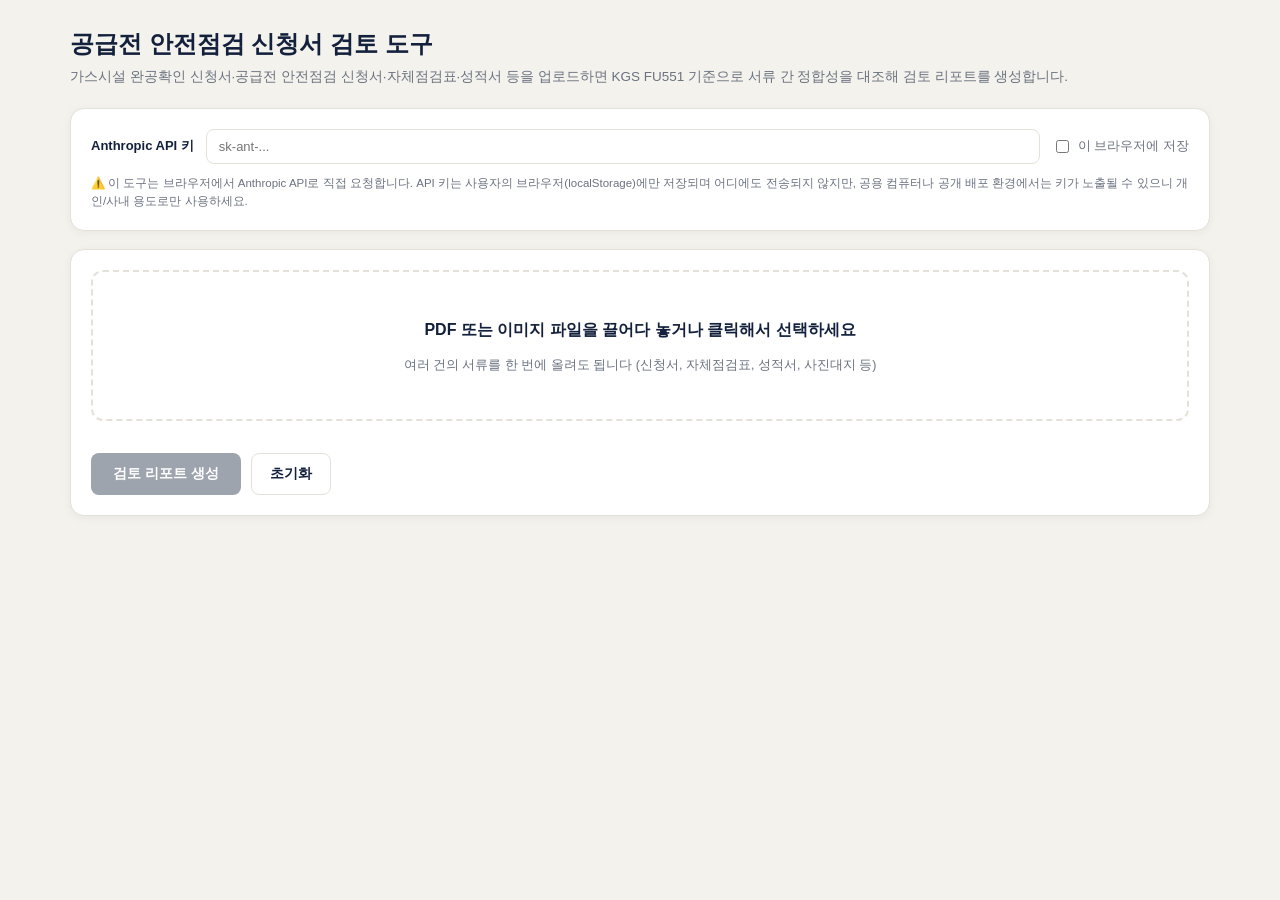
<file: ef.html>
<!DOCTYPE html>
<html lang="ko">
<head>
<meta charset="UTF-8">
<meta name="viewport" content="width=device-width, initial-scale=1.0">
<title>공급전 안전점검 신청서 검토 도구</title>
<link rel="stylesheet" href="style.css">
</head>
<body>
  <div class="app">
    <header class="app-header">
      <h1>공급전 안전점검 신청서 검토 도구</h1>
      <p class="app-sub">가스시설 완공확인 신청서·공급전 안전점검 신청서·자체점검표·성적서 등을 업로드하면 KGS FU551 기준으로 서류 간 정합성을 대조해 검토 리포트를 생성합니다.</p>
    </header>

    <section class="panel setup-panel">
      <div class="setup-row">
        <label for="apiKey">Anthropic API 키</label>
        <input type="password" id="apiKey" placeholder="sk-ant-..." autocomplete="off">
        <label class="checkbox-label">
          <input type="checkbox" id="rememberKey"> 이 브라우저에 저장
        </label>
      </div>
      <p class="hint">
        ⚠️ 이 도구는 브라우저에서 Anthropic API로 직접 요청합니다. API 키는 사용자의 브라우저(localStorage)에만 저장되며 어디에도 전송되지 않지만,
        공용 컴퓨터나 공개 배포 환경에서는 키가 노출될 수 있으니 개인/사내 용도로만 사용하세요.
      </p>
    </section>

    <section class="panel upload-panel">
      <div id="dropzone" class="dropzone">
        <p><strong>PDF 또는 이미지 파일을 끌어다 놓거나 클릭해서 선택하세요</strong></p>
        <p class="muted">여러 건의 서류를 한 번에 올려도 됩니다 (신청서, 자체점검표, 성적서, 사진대지 등)</p>
        <input type="file" id="fileInput" multiple accept="application/pdf,image/*">
      </div>
      <ul id="fileList" class="file-list"></ul>
      <div class="actions">
        <button id="generateBtn" class="btn-primary" disabled>검토 리포트 생성</button>
        <button id="clearBtn" class="btn-secondary">초기화</button>
      </div>
      <div id="statusBox" class="status-box" hidden></div>
    </section>

    <section id="resultSection" class="panel result-panel" hidden>
      <div class="result-toolbar">
        <button id="downloadBtn" class="btn-secondary">리포트 HTML로 다운로드</button>
      </div>
      <div id="reportRoot"></div>
    </section>
  </div>

  <script src="prompt.js"></script>
  <script src="app.js"></script>
</body>
</html>
</file>
<file: style.css>
:root{
  --navy:#0F1E38; --navy2:#16294A; --green:#1AA35A; --green-bg:#E9F8EF;
  --red:#DC3B33; --red-bg:#FDECEA; --amber:#E08A1E; --amber-bg:#FDF3E2;
  --ink:#14213D; --muted:#6B7280; --line:#E4E1D8; --paper:#F4F2EC;
}
*{box-sizing:border-box;}
body{margin:0;font-family:'Noto Sans KR','Malgun Gothic',sans-serif;background:var(--paper);color:var(--ink);}
.app{max-width:1180px;margin:0 auto;padding:28px 20px 60px;}
.app-header h1{font-size:24px;margin:0 0 6px;}
.app-sub{color:var(--muted);font-size:13.5px;margin:0 0 20px;line-height:1.6;}

.panel{background:#fff;border-radius:14px;border:1px solid var(--line);padding:20px;margin-bottom:18px;box-shadow:0 2px 10px rgba(20,33,61,0.05);}

.setup-row{display:flex;align-items:center;gap:12px;flex-wrap:wrap;}
.setup-row label{font-size:13px;font-weight:700;}
.setup-row input[type="password"]{flex:1;min-width:240px;padding:9px 12px;border:1px solid var(--line);border-radius:8px;font-size:13px;}
.checkbox-label{display:flex;align-items:center;gap:6px;font-weight:500 !important;font-size:12.5px;color:var(--muted);}
.hint{font-size:11.5px;color:var(--muted);margin:10px 0 0;line-height:1.6;}

.dropzone{border:2px dashed var(--line);border-radius:12px;padding:32px 20px;text-align:center;cursor:pointer;transition:border-color .15s, background .15s;position:relative;}
.dropzone:hover, .dropzone.dragover{border-color:var(--navy2);background:#FAFAF7;}
.dropzone input[type="file"]{position:absolute;inset:0;opacity:0;cursor:pointer;}
.dropzone .muted{color:var(--muted);font-size:12.5px;margin-top:6px;}

.file-list{list-style:none;padding:0;margin:16px 0 0;display:flex;flex-direction:column;gap:6px;}
.file-list li{display:flex;align-items:center;justify-content:space-between;background:var(--paper);border-radius:8px;padding:8px 12px;font-size:12.5px;}
.file-list .fname{font-weight:600;}
.file-list .fsize{color:var(--muted);margin-left:8px;}
.file-list button{background:none;border:none;color:var(--red);cursor:pointer;font-size:12px;font-weight:700;}

.actions{display:flex;gap:10px;margin-top:16px;}
.btn-primary{background:var(--navy);color:#fff;border:none;border-radius:8px;padding:11px 22px;font-size:13.5px;font-weight:700;cursor:pointer;}
.btn-primary:disabled{opacity:.4;cursor:not-allowed;}
.btn-primary:not(:disabled):hover{background:var(--navy2);}
.btn-secondary{background:#fff;color:var(--ink);border:1px solid var(--line);border-radius:8px;padding:11px 18px;font-size:13.5px;font-weight:600;cursor:pointer;}
.btn-secondary:hover{background:var(--paper);}

.status-box{margin-top:16px;padding:12px 14px;border-radius:8px;font-size:12.8px;background:var(--amber-bg);color:#7a4b0b;}
.status-box.error{background:var(--red-bg);color:var(--red);}
.status-box.success{background:var(--green-bg);color:var(--green);}

.result-toolbar{display:flex;justify-content:flex-end;margin-bottom:12px;}

/* ===== Report dashboard (matches established template) ===== */
.sheet{max-width:1180px;margin:0 auto;background:#fff;border-radius:16px;overflow:hidden;box-shadow:0 2px 18px rgba(20,33,61,0.08);border:1px solid var(--line);}
.report-header{background:linear-gradient(135deg,var(--navy) 0%, var(--navy2) 100%);color:#fff;padding:22px 28px;}
.report-header h2{margin:0 0 6px 0;font-size:22px;font-weight:700;}
.report-header .meta{font-size:12.5px;color:#C7CEDD;}
.report-header .src{font-size:11px;color:#96A2C0;margin-top:6px;line-height:1.6;}

.stats{display:grid;gap:0;border-bottom:1px solid var(--line);}
.stat{padding:18px 20px;border-right:1px solid var(--line);}
.stat:last-child{border-right:none;}
.stat.amber{background:var(--amber-bg);}
.stat.red{background:var(--red-bg);}
.stat .bar{height:4px;width:34px;border-radius:2px;margin-bottom:10px;background:var(--green);}
.stat.amber .bar, .stat.red .bar{background:var(--red);}
.stat .value{font-size:16px;font-weight:800;color:var(--ink);}
.stat.amber .value, .stat.red .value{color:var(--red);}
.stat .label{font-size:13px;font-weight:600;color:var(--ink);margin-top:2px;}
.stat .sub{font-size:11.3px;color:var(--muted);margin-top:4px;line-height:1.5;}

table.jobs{width:calc(100% - 48px);border-collapse:collapse;margin:20px 24px 4px;font-size:12px;}
table.jobs th{background:var(--navy);color:#fff;padding:7px 8px;text-align:left;font-weight:700;}
table.jobs td{padding:7px 8px;border-bottom:1px solid var(--line);}
table.jobs tr:last-child td{border-bottom:none;}
.ok-pill{display:inline-block;background:var(--green-bg);color:var(--green);font-weight:800;font-size:10.5px;padding:2px 8px;border-radius:6px;}
.warn-pill{display:inline-block;background:var(--red-bg);color:var(--red);font-weight:800;font-size:10.5px;padding:2px 8px;border-radius:6px;}
.jobs-note{padding:0 24px 8px;font-size:11px;color:var(--muted);}

.columns{display:grid;grid-template-columns:1fr 1fr;gap:18px;padding:20px 24px;}
@media (max-width:820px){.columns{grid-template-columns:1fr;}.stats{grid-template-columns:repeat(2,1fr) !important;}}

.rpanel{border-radius:12px;overflow:hidden;border:1px solid var(--line);}
.rpanel-head{padding:11px 16px;font-size:13.5px;font-weight:700;color:#fff;display:flex;align-items:center;justify-content:space-between;}
.rpanel-head.ok{background:var(--green);}
.rpanel-head.warn{background:var(--red);}
.rpanel-body{padding:6px 0;}

.ok-item{display:flex;gap:10px;align-items:flex-start;padding:9px 16px;border-bottom:1px solid #F0EEE7;font-size:12.6px;}
.ok-item:last-child{border-bottom:none;}
.ok-item .dot{width:16px;height:16px;border-radius:50%;background:var(--green-bg);color:var(--green);display:flex;align-items:center;justify-content:center;font-size:11px;font-weight:800;flex-shrink:0;margin-top:1px;}
.ok-item .txt b{font-weight:700;}
.ok-item .txt span{color:var(--muted);}

.warn-item{padding:10px 16px;border-bottom:1px solid #F0EEE7;}
.warn-item:last-child{border-bottom:none;}
.warn-item .row{display:flex;align-items:center;gap:8px;margin-bottom:3px;flex-wrap:wrap;}
.tag{font-size:10.5px;font-weight:800;color:#fff;padding:2px 7px;border-radius:4px;flex-shrink:0;}
.tag.req{background:var(--red);}
.tag.rec{background:var(--amber);}
.warn-item .title{font-size:12.6px;font-weight:700;color:var(--ink);}
.warn-item .desc{font-size:11.5px;color:var(--muted);margin-left:2px;line-height:1.55;}

.rfooter{display:flex;gap:16px;align-items:center;background:#FAF9F5;padding:16px 24px;border-top:1px solid var(--line);flex-wrap:wrap;}
.rfooter .label{font-size:12px;font-weight:800;color:var(--ink);flex-shrink:0;}
.rfooter .text{font-size:12.6px;color:#3A4256;line-height:1.6;}
.rfooter .text b{color:var(--ink);}
.conclusion-badge{color:#fff;font-size:12px;font-weight:800;padding:10px 14px;border-radius:10px;text-align:center;flex-shrink:0;line-height:1.3;}
.conclusion-badge.ok{background:var(--green);}
.conclusion-badge.warn{background:var(--amber);}
.conclusion-badge.fail{background:var(--red);}
</file>
